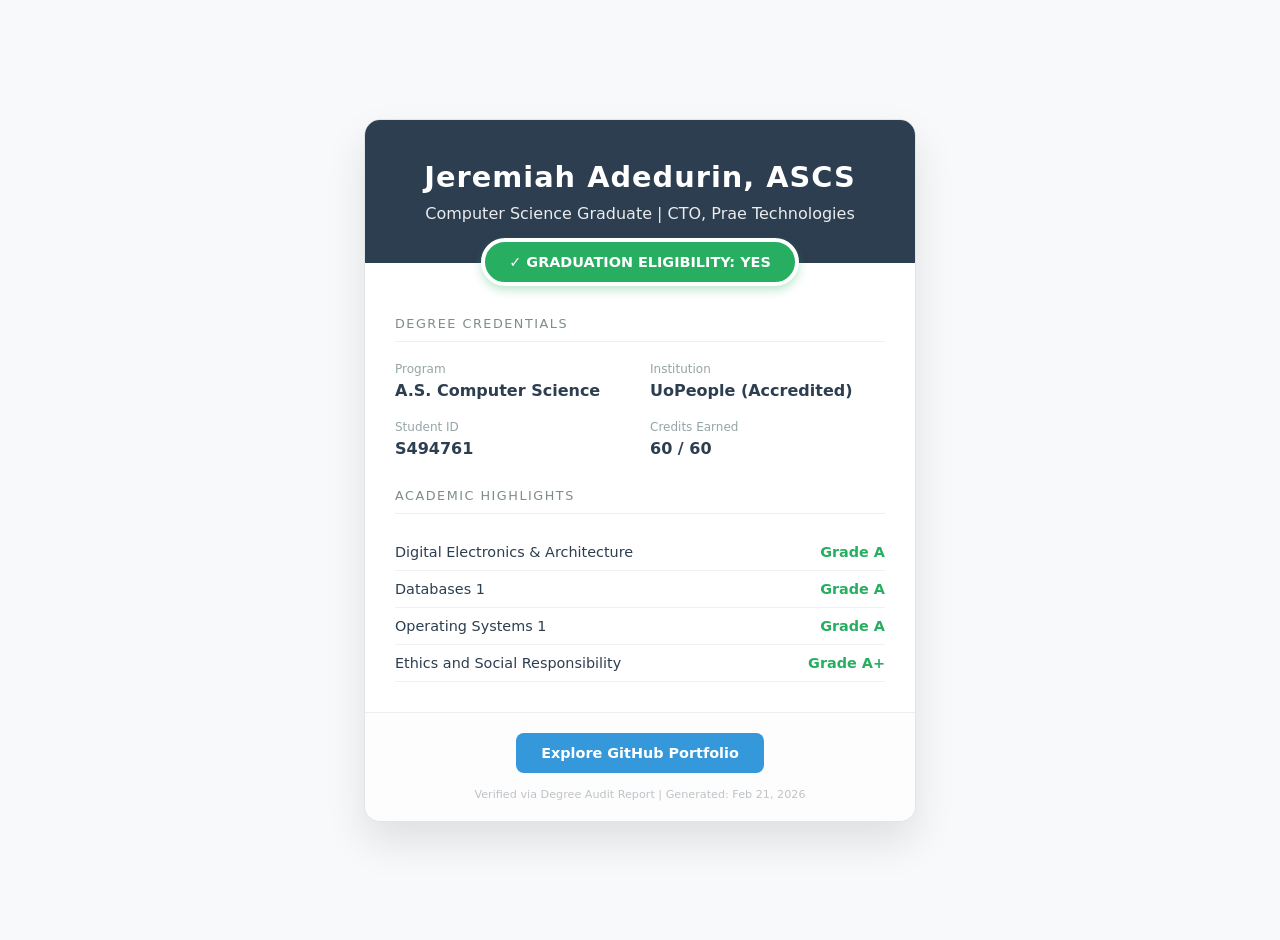
<file: verify.html>
<!DOCTYPE html>
<html lang="en">
<head>
    <meta charset="UTF-8">
    <meta name="viewport" content="width=device-width, initial-scale=1.0">
    <title>Academic Verification | Jeremiah Adedurin, ASCS</title>
    <style>
        :root { --primary: #2c3e50; --success: #27ae60; --accent: #3498db; --bg: #f8f9fa; }
        body { font-family: 'Inter', system-ui, sans-serif; background: var(--bg); color: var(--primary); margin: 0; padding: 20px; display: flex; justify-content: center; align-items: center; min-height: 100vh; }
        .verification-card { background: white; width: 100%; max-width: 550px; border-radius: 16px; box-shadow: 0 20px 40px rgba(0,0,0,0.1); overflow: hidden; border: 1px solid #e1e4e8; }
        .header { background: var(--primary); color: white; padding: 40px 20px; text-align: center; }
        .header h1 { margin: 0; font-size: 1.8rem; letter-spacing: 1px; }
        .header p { margin: 10px 0 0; opacity: 0.9; font-weight: 300; }
        .badge-container { text-align: center; margin-top: -25px; }
        .status-badge { background: var(--success); color: white; padding: 12px 24px; border-radius: 50px; font-weight: bold; font-size: 0.9rem; box-shadow: 0 4px 10px rgba(39, 174, 96, 0.3); display: inline-block; border: 4px solid white; }
        .content { padding: 30px; }
        .section-title { font-size: 0.8rem; text-transform: uppercase; color: #7f8c8d; letter-spacing: 1.5px; border-bottom: 1px solid #eee; padding-bottom: 10px; margin-bottom: 20px; }
        .grid { display: grid; grid-template-columns: 1fr 1fr; gap: 20px; margin-bottom: 30px; }
        .info-box .label { display: block; font-size: 0.75rem; color: #95a5a6; margin-bottom: 5px; }
        .info-box .value { display: block; font-weight: 600; font-size: 1rem; color: var(--primary); }
        .highlight-table { width: 100%; border-collapse: collapse; margin-top: 10px; font-size: 0.9rem; }
        .highlight-table td { padding: 10px 0; border-bottom: 1px solid #f1f1f1; }
        .grade { font-weight: bold; color: var(--success); text-align: right; }
        .footer { background: #fdfdfd; padding: 20px; text-align: center; border-top: 1px solid #eee; }
        .btn { display: inline-block; padding: 12px 25px; background: var(--accent); color: white; text-decoration: none; border-radius: 8px; font-weight: 600; font-size: 0.9rem; transition: 0.3s; }
        .btn:hover { background: #2980b9; transform: translateY(-2px); }
        .timestamp { font-size: 0.7rem; color: #bdc3c7; margin-top: 15px; }
    </style>
</head>
<body>

    <div class="verification-card">
        <div class="header">
            <h1>Jeremiah Adedurin, ASCS</h1>
            <p>Computer Science Graduate | CTO, Prae Technologies</p>
        </div>

        <div class="badge-container">
            <div class="status-badge">✓ GRADUATION ELIGIBILITY: YES</div>
        </div>

        <div class="content">
            <div class="section-title">Degree Credentials</div>
            <div class="grid">
                <div class="info-box">
                    <span class="label">Program</span>
                    <span class="value">A.S. Computer Science</span>
                </div>
                <div class="info-box">
                    <span class="label">Institution</span>
                    <span class="value">UoPeople (Accredited)</span>
                </div>
                <div class="info-box">
                    <span class="label">Student ID</span>
                    <span class="value">S494761</span>
                </div>
                <div class="info-box">
                    <span class="label">Credits Earned</span>
                    <span class="value">60 / 60</span>
                </div>
            </div>

            <div class="section-title">Academic Highlights</div>
            <table class="highlight-table">
                <tr>
                    <td>Digital Electronics & Architecture</td>
                    <td class="grade">Grade A</td>
                </tr>
                <tr>
                    <td>Databases 1</td>
                    <td class="grade">Grade A</td>
                </tr>
                <tr>
                    <td>Operating Systems 1</td>
                    <td class="grade">Grade A</td>
                </tr>
                <tr>
                    <td>Ethics and Social Responsibility</td>
                    <td class="grade">Grade A+</td>
                </tr>
            </table>
        </div>

        <div class="footer">
            <a href="https://github.com/Jerronce" class="btn">Explore GitHub Portfolio</a>
            <div class="timestamp">Verified via Degree Audit Report | Generated: Feb 21, 2026</div>
        </div>
    </div>

</body>
</html>
</file>
